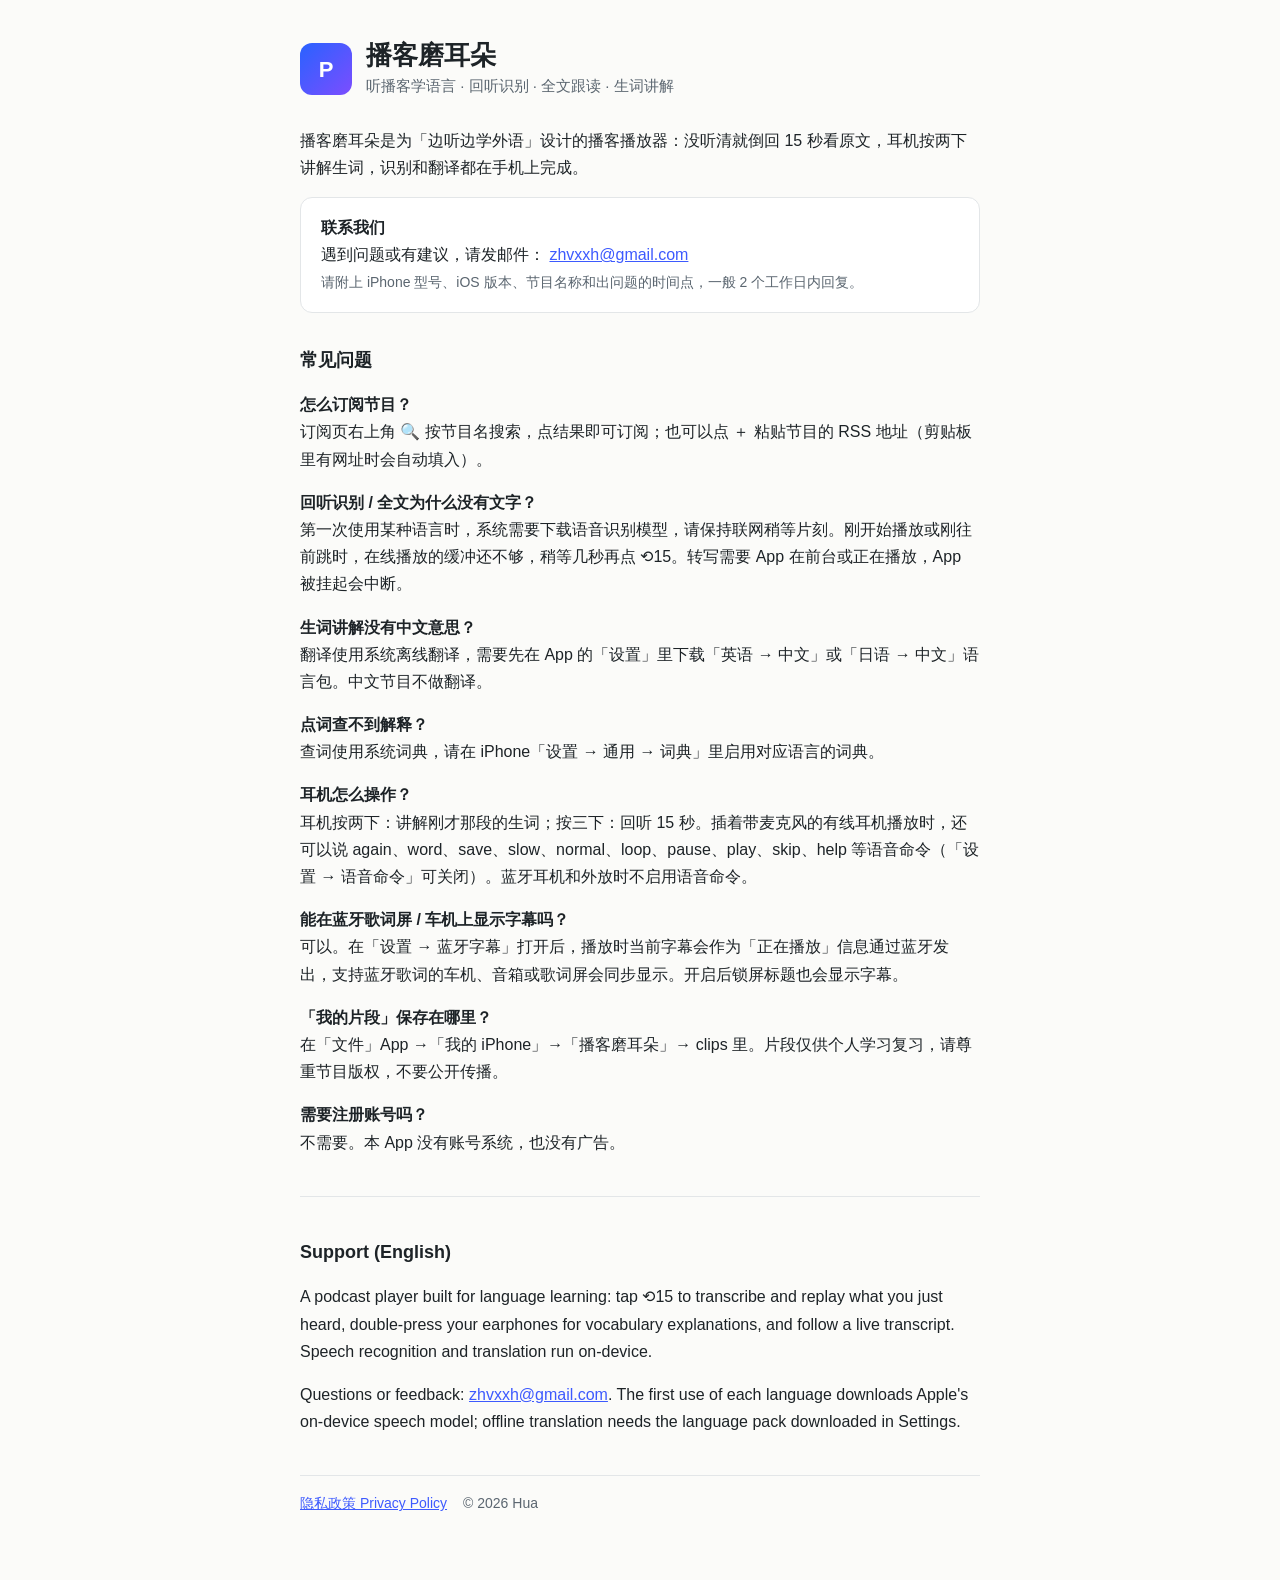
<file: index.html>
<!doctype html>
<html lang="zh-Hans">
<head>
<meta charset="utf-8">
<meta name="viewport" content="width=device-width,initial-scale=1">
<title>播客磨耳朵 支持</title>
<link rel="stylesheet" href="style.css">
</head>
<body>
<main>
<header>
  <div class="logo">P</div>
  <div><h1>播客磨耳朵</h1><p class="sub">听播客学语言 · 回听识别 · 全文跟读 · 生词讲解</p></div>
</header>

<p>播客磨耳朵是为「边听边学外语」设计的播客播放器：没听清就倒回 15 秒看原文，耳机按两下讲解生词，识别和翻译都在手机上完成。</p>

<div class="card">
  <strong>联系我们</strong><br>
  遇到问题或有建议，请发邮件：
  <a href="mailto:zhvxxh@gmail.com?subject=%E6%92%AD%E5%AE%A2%E7%A3%A8%E8%80%B3%E6%9C%B5%20%E5%8F%8D%E9%A6%88">zhvxxh@gmail.com</a><br>
  <span class="muted">请附上 iPhone 型号、iOS 版本、节目名称和出问题的时间点，一般 2 个工作日内回复。</span>
</div>

<h2>常见问题</h2>

<p><strong>怎么订阅节目？</strong><br>
订阅页右上角 🔍 按节目名搜索，点结果即可订阅；也可以点 ＋ 粘贴节目的 RSS 地址（剪贴板里有网址时会自动填入）。</p>

<p><strong>回听识别 / 全文为什么没有文字？</strong><br>
第一次使用某种语言时，系统需要下载语音识别模型，请保持联网稍等片刻。刚开始播放或刚往前跳时，在线播放的缓冲还不够，稍等几秒再点 ⟲15。转写需要 App 在前台或正在播放，App 被挂起会中断。</p>

<p><strong>生词讲解没有中文意思？</strong><br>
翻译使用系统离线翻译，需要先在 App 的「设置」里下载「英语 → 中文」或「日语 → 中文」语言包。中文节目不做翻译。</p>

<p><strong>点词查不到解释？</strong><br>
查词使用系统词典，请在 iPhone「设置 → 通用 → 词典」里启用对应语言的词典。</p>

<p><strong>耳机怎么操作？</strong><br>
耳机按两下：讲解刚才那段的生词；按三下：回听 15 秒。插着带麦克风的有线耳机播放时，还可以说 again、word、save、slow、normal、loop、pause、play、skip、help 等语音命令（「设置 → 语音命令」可关闭）。蓝牙耳机和外放时不启用语音命令。</p>

<p><strong>能在蓝牙歌词屏 / 车机上显示字幕吗？</strong><br>
可以。在「设置 → 蓝牙字幕」打开后，播放时当前字幕会作为「正在播放」信息通过蓝牙发出，支持蓝牙歌词的车机、音箱或歌词屏会同步显示。开启后锁屏标题也会显示字幕。</p>

<p><strong>「我的片段」保存在哪里？</strong><br>
在「文件」App →「我的 iPhone」→「播客磨耳朵」→ clips 里。片段仅供个人学习复习，请尊重节目版权，不要公开传播。</p>

<p><strong>需要注册账号吗？</strong><br>
不需要。本 App 没有账号系统，也没有广告。</p>

<hr>
<section lang="en">
<h2>Support (English)</h2>
<p>A podcast player built for language learning: tap ⟲15 to transcribe and replay what you just heard, double-press your earphones for vocabulary explanations, and follow a live transcript. Speech recognition and translation run on-device.</p>
<p>Questions or feedback: <a href="mailto:zhvxxh@gmail.com">zhvxxh@gmail.com</a>. The first use of each language downloads Apple's on-device speech model; offline translation needs the language pack downloaded in Settings.</p>
</section>

<nav><a href="privacy.html">隐私政策 Privacy Policy</a><span>© 2026 Hua</span></nav>
</main>
</body>
</html>
</file>
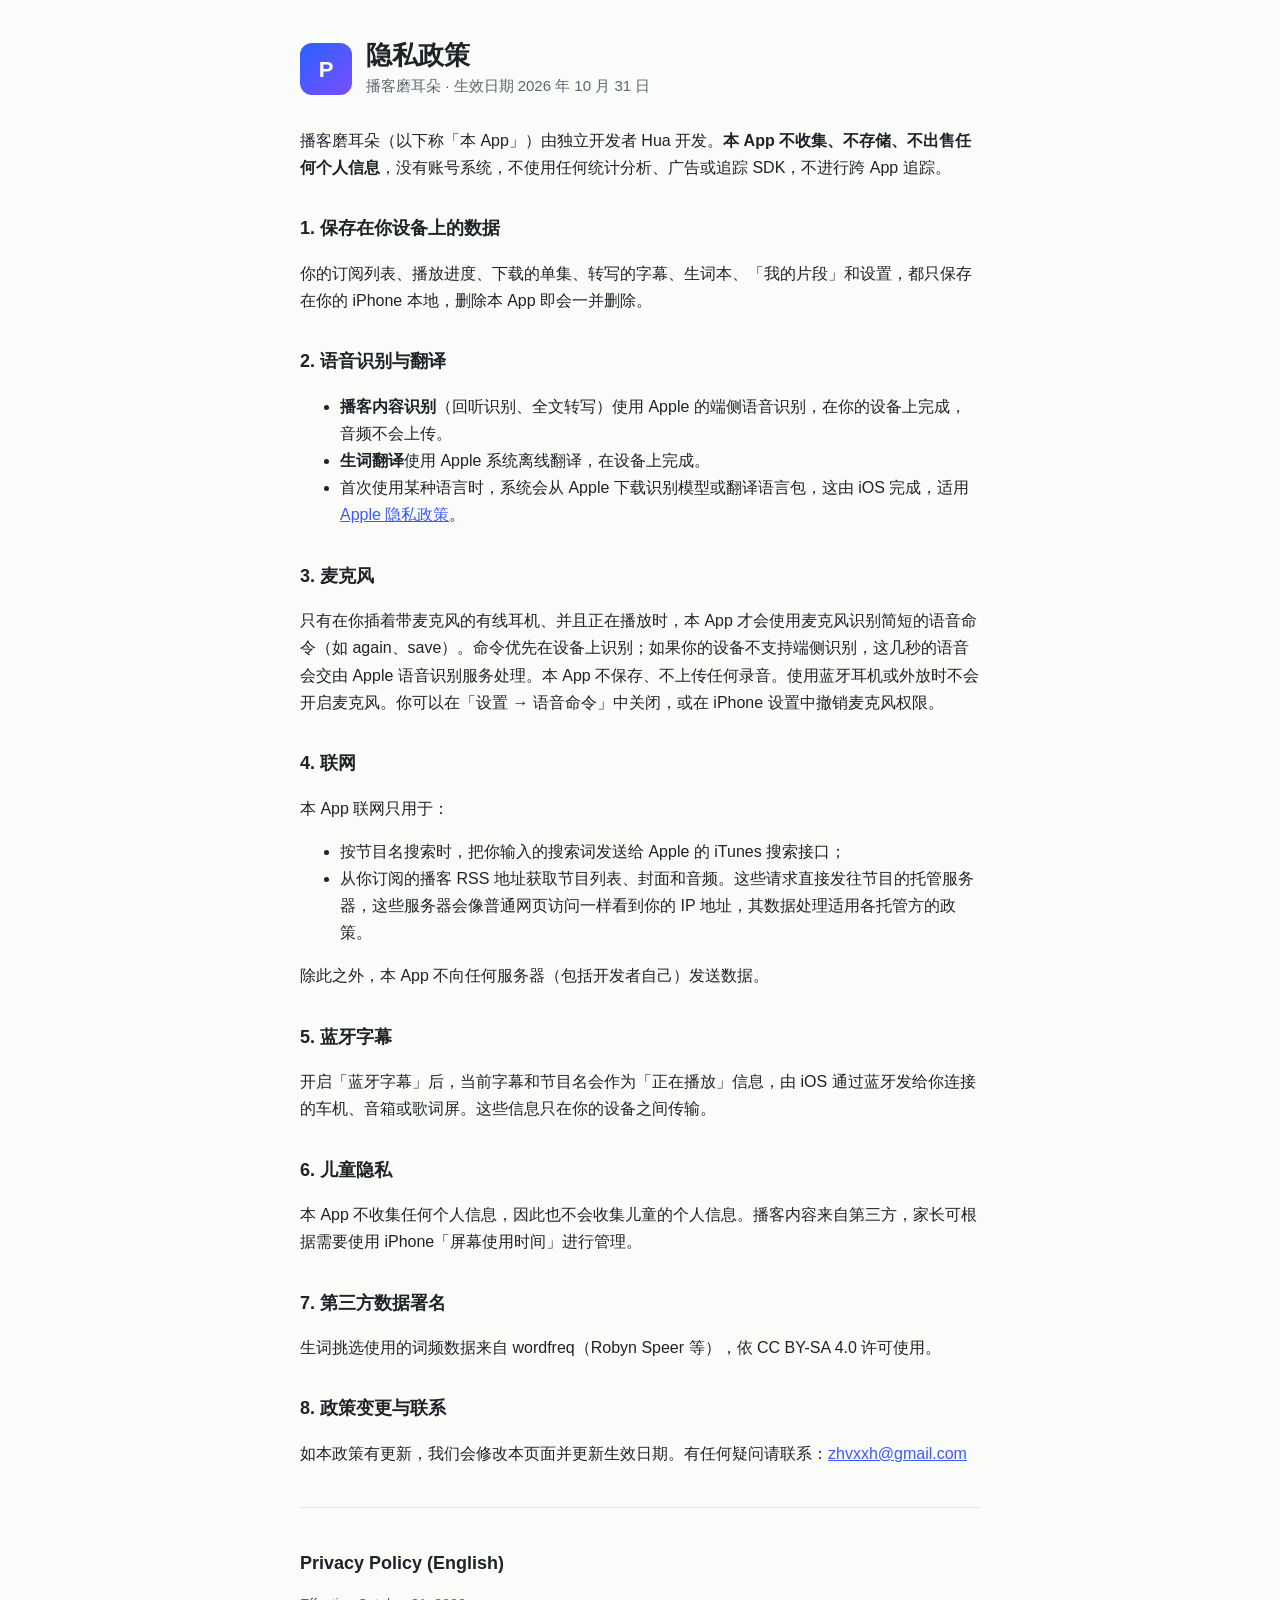
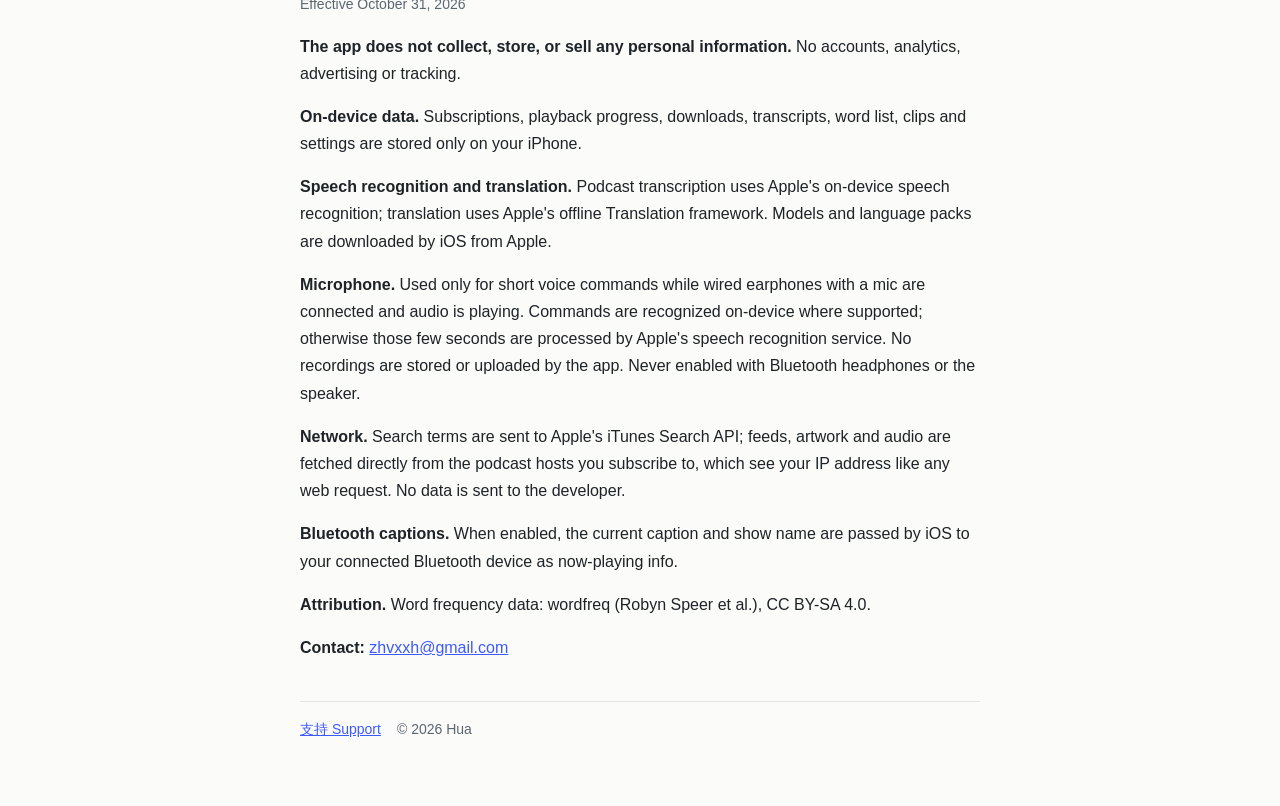
<file: privacy.html>
<!doctype html>
<html lang="zh-Hans">
<head>
<meta charset="utf-8">
<meta name="viewport" content="width=device-width,initial-scale=1">
<title>播客磨耳朵 隐私政策</title>
<link rel="stylesheet" href="style.css">
</head>
<body>
<main>
<header>
  <div class="logo">P</div>
  <div><h1>隐私政策</h1><p class="sub">播客磨耳朵 · 生效日期 2026 年 10 月 31 日</p></div>
</header>

<p>播客磨耳朵（以下称「本 App」）由独立开发者 Hua 开发。<strong>本 App 不收集、不存储、不出售任何个人信息</strong>，没有账号系统，不使用任何统计分析、广告或追踪 SDK，不进行跨 App 追踪。</p>

<h2>1. 保存在你设备上的数据</h2>
<p>你的订阅列表、播放进度、下载的单集、转写的字幕、生词本、「我的片段」和设置，都只保存在你的 iPhone 本地，删除本 App 即会一并删除。</p>

<h2>2. 语音识别与翻译</h2>
<ul>
  <li><strong>播客内容识别</strong>（回听识别、全文转写）使用 Apple 的端侧语音识别，在你的设备上完成，音频不会上传。</li>
  <li><strong>生词翻译</strong>使用 Apple 系统离线翻译，在设备上完成。</li>
  <li>首次使用某种语言时，系统会从 Apple 下载识别模型或翻译语言包，这由 iOS 完成，适用 <a href="https://www.apple.com/legal/privacy/" target="_blank" rel="noopener">Apple 隐私政策</a>。</li>
</ul>

<h2>3. 麦克风</h2>
<p>只有在你插着带麦克风的有线耳机、并且正在播放时，本 App 才会使用麦克风识别简短的语音命令（如 again、save）。命令优先在设备上识别；如果你的设备不支持端侧识别，这几秒的语音会交由 Apple 语音识别服务处理。本 App 不保存、不上传任何录音。使用蓝牙耳机或外放时不会开启麦克风。你可以在「设置 → 语音命令」中关闭，或在 iPhone 设置中撤销麦克风权限。</p>

<h2>4. 联网</h2>
<p>本 App 联网只用于：</p>
<ul>
  <li>按节目名搜索时，把你输入的搜索词发送给 Apple 的 iTunes 搜索接口；</li>
  <li>从你订阅的播客 RSS 地址获取节目列表、封面和音频。这些请求直接发往节目的托管服务器，这些服务器会像普通网页访问一样看到你的 IP 地址，其数据处理适用各托管方的政策。</li>
</ul>
<p>除此之外，本 App 不向任何服务器（包括开发者自己）发送数据。</p>

<h2>5. 蓝牙字幕</h2>
<p>开启「蓝牙字幕」后，当前字幕和节目名会作为「正在播放」信息，由 iOS 通过蓝牙发给你连接的车机、音箱或歌词屏。这些信息只在你的设备之间传输。</p>

<h2>6. 儿童隐私</h2>
<p>本 App 不收集任何个人信息，因此也不会收集儿童的个人信息。播客内容来自第三方，家长可根据需要使用 iPhone「屏幕使用时间」进行管理。</p>

<h2>7. 第三方数据署名</h2>
<p>生词挑选使用的词频数据来自 wordfreq（Robyn Speer 等），依 CC BY-SA 4.0 许可使用。</p>

<h2>8. 政策变更与联系</h2>
<p>如本政策有更新，我们会修改本页面并更新生效日期。有任何疑问请联系：<a href="mailto:zhvxxh@gmail.com">zhvxxh@gmail.com</a></p>

<hr>
<section lang="en">
<h2>Privacy Policy (English)</h2>
<p class="muted">Effective October 31, 2026</p>
<p><strong>The app does not collect, store, or sell any personal information.</strong> No accounts, analytics, advertising or tracking.</p>
<p><strong>On-device data.</strong> Subscriptions, playback progress, downloads, transcripts, word list, clips and settings are stored only on your iPhone.</p>
<p><strong>Speech recognition and translation.</strong> Podcast transcription uses Apple's on-device speech recognition; translation uses Apple's offline Translation framework. Models and language packs are downloaded by iOS from Apple.</p>
<p><strong>Microphone.</strong> Used only for short voice commands while wired earphones with a mic are connected and audio is playing. Commands are recognized on-device where supported; otherwise those few seconds are processed by Apple's speech recognition service. No recordings are stored or uploaded by the app. Never enabled with Bluetooth headphones or the speaker.</p>
<p><strong>Network.</strong> Search terms are sent to Apple's iTunes Search API; feeds, artwork and audio are fetched directly from the podcast hosts you subscribe to, which see your IP address like any web request. No data is sent to the developer.</p>
<p><strong>Bluetooth captions.</strong> When enabled, the current caption and show name are passed by iOS to your connected Bluetooth device as now-playing info.</p>
<p><strong>Attribution.</strong> Word frequency data: wordfreq (Robyn Speer et al.), CC BY-SA 4.0.</p>
<p><strong>Contact:</strong> <a href="mailto:zhvxxh@gmail.com">zhvxxh@gmail.com</a></p>
</section>

<nav><a href="index.html">支持 Support</a><span>© 2026 Hua</span></nav>
</main>
</body>
</html>
</file>
<file: style.css>
:root{--bg:#fbfbf9;--fg:#1d2327;--muted:#5b6670;--accent:#3d5afe;--line:#e3e6e8;--card:#fff}
@media (prefers-color-scheme:dark){:root{--bg:#111416;--fg:#e8ecee;--muted:#9aa5ad;--accent:#7c9bff;--line:#2a3034;--card:#181c1f}}
*{box-sizing:border-box}
body{margin:0;background:var(--bg);color:var(--fg);font:16px/1.7 -apple-system,BlinkMacSystemFont,"PingFang SC","Helvetica Neue",sans-serif}
main{max-width:720px;margin:0 auto;padding:40px 20px 64px}
header{display:flex;align-items:center;gap:14px;margin-bottom:28px}
.logo{width:52px;height:52px;border-radius:12px;background:var(--accent);display:grid;place-items:center;color:#fff;font-weight:700;font-size:22px}
h1{font-size:26px;margin:0;line-height:1.2}
.sub{color:var(--muted);margin:2px 0 0;font-size:15px}
h2{font-size:18px;margin:32px 0 8px}
p,li{color:var(--fg)}
.muted{color:var(--muted);font-size:14px}
a{color:var(--accent)}
.card{background:var(--card);border:1px solid var(--line);border-radius:12px;padding:16px 20px;margin:16px 0}
nav{margin-top:40px;padding-top:16px;border-top:1px solid var(--line);font-size:14px;color:var(--muted)}
nav a{margin-right:16px}
hr{border:0;border-top:1px solid var(--line);margin:40px 0}
.logo{background:linear-gradient(135deg,#2962FF,#7C4DFF)}
</file>
